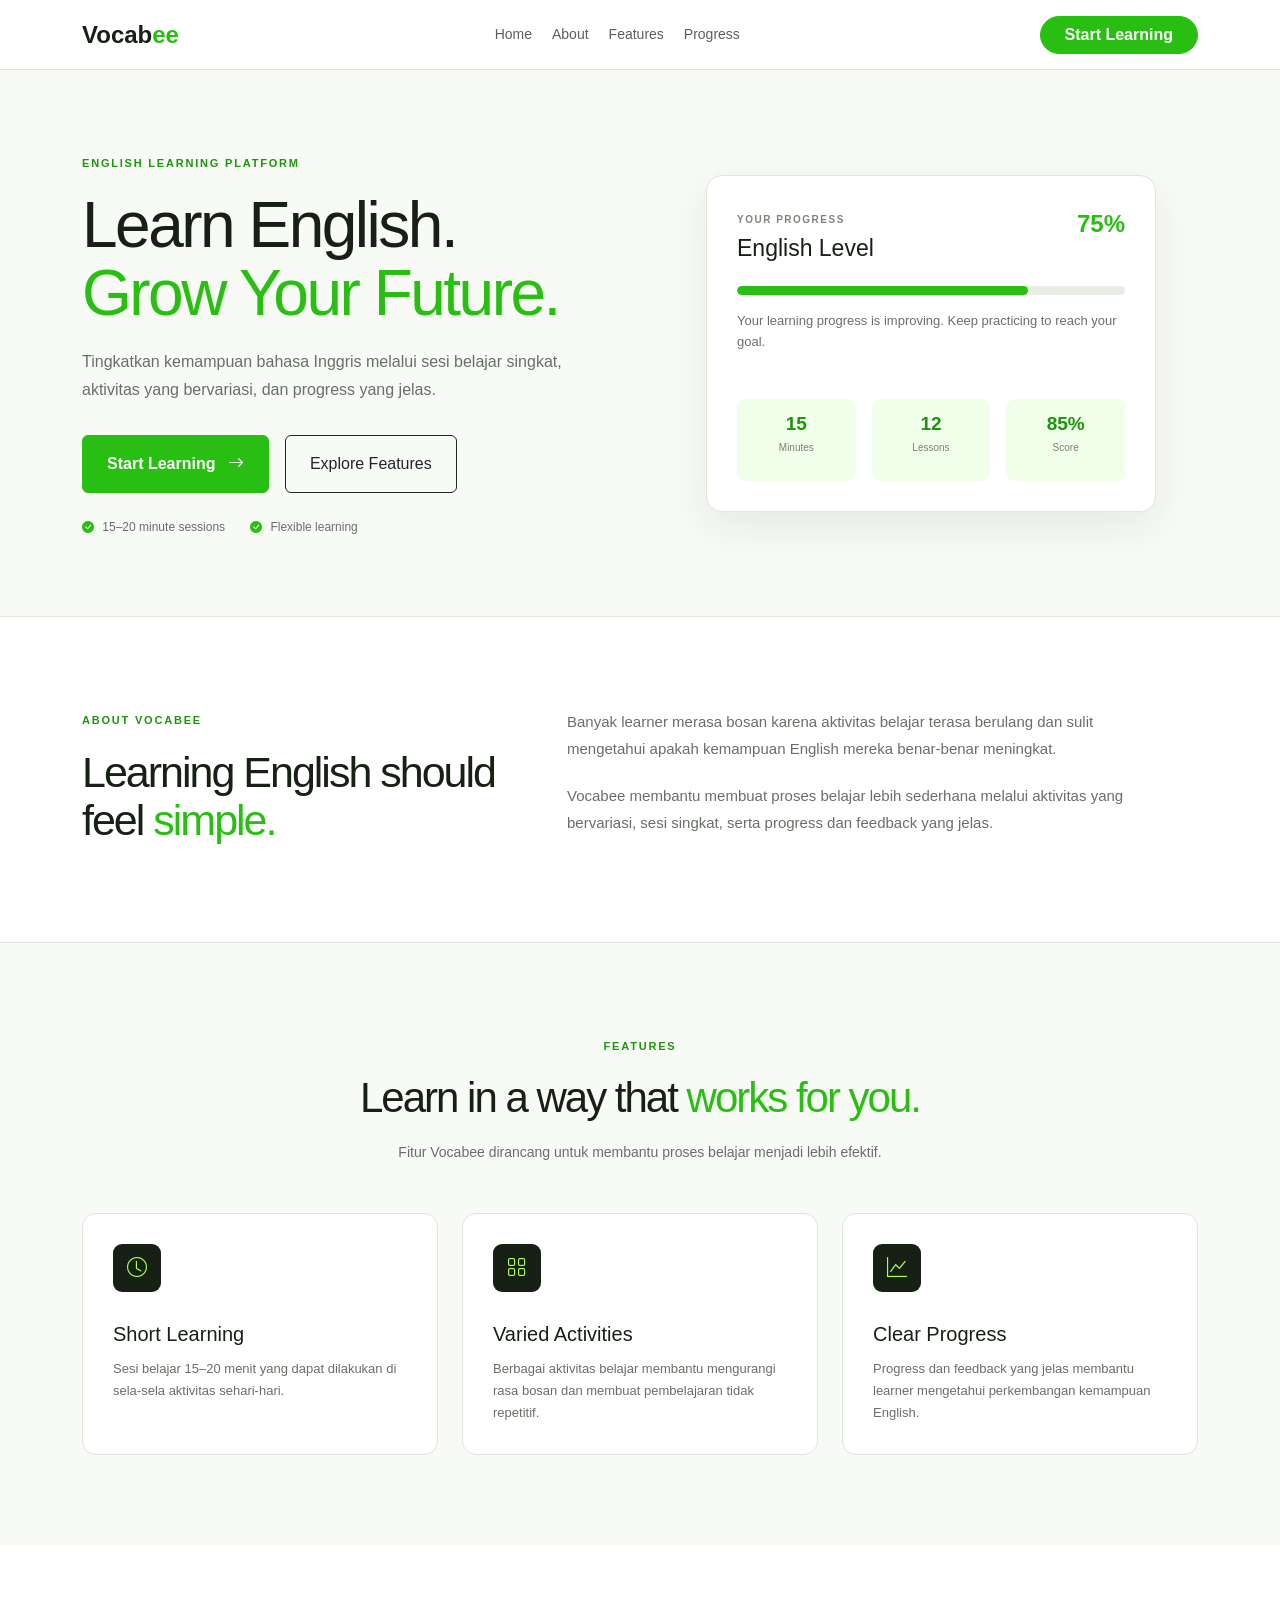
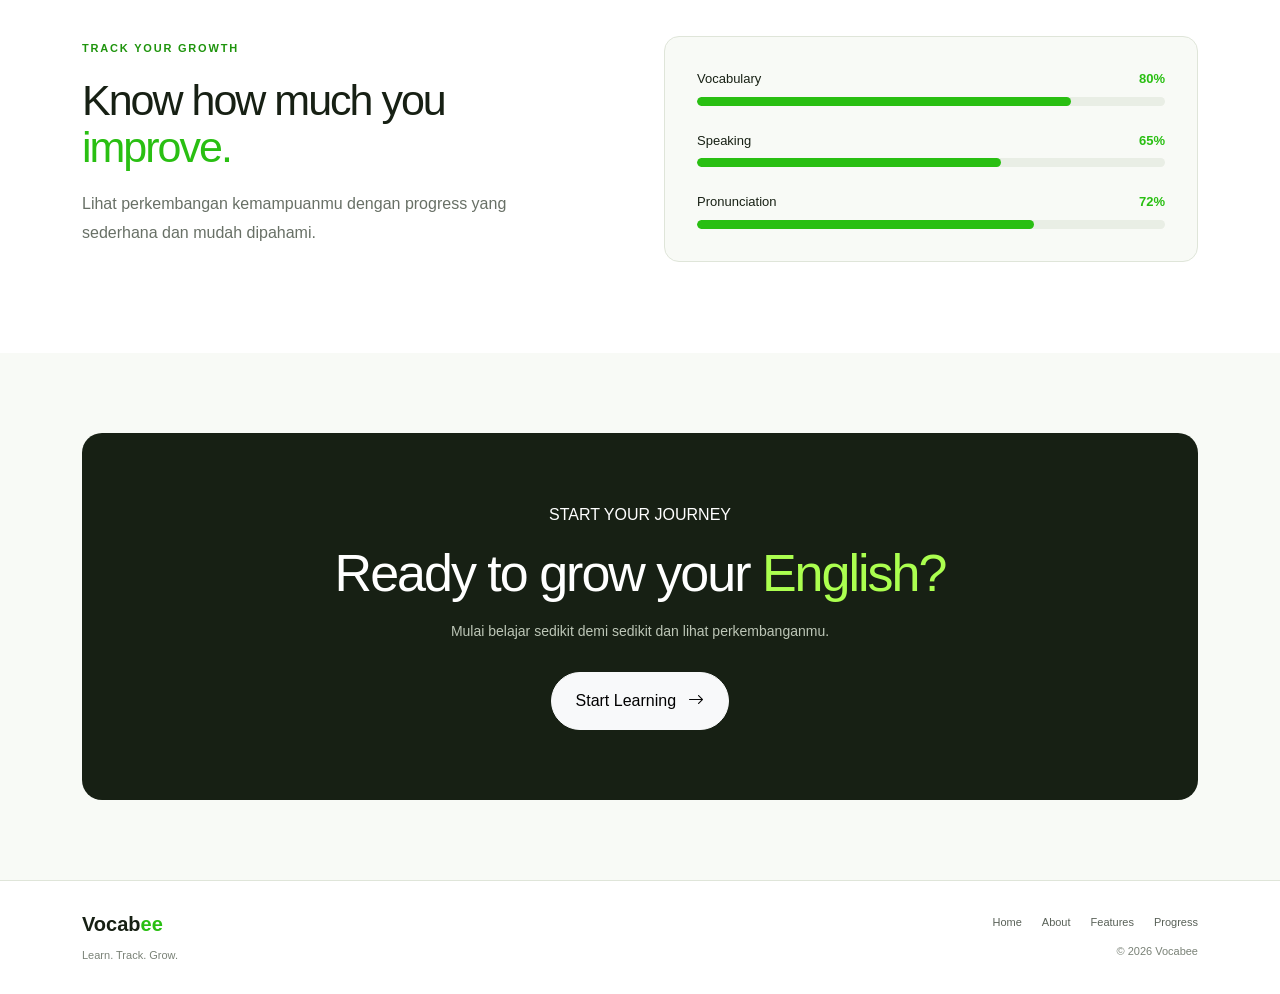
<file: index.html>
<!DOCTYPE html>
<html lang="id">

<head>
    <meta charset="UTF-8">
    <meta name="viewport" content="width=device-width, initial-scale=1.0">
    <title>Vocabee - Learn English</title>
    <link
        href="https://cdn.jsdelivr.net/npm/bootstrap@5.3.3/dist/css/bootstrap.min.css" rel="stylesheet">
    <link href="https://cdn.jsdelivr.net/npm/bootstrap-icons@1.11.3/font/bootstrap-icons.min.css" rel="stylesheet">
    <link rel="stylesheet" href="style.css">
</head>

<body>
    <nav class="navbar navbar-expand-lg bg-white">
        <div class="container">

            <a class="navbar-brand" href="#home">
                Vocab<span>ee</span>
            </a>

            <button
                class="navbar-toggler"
                type="button"
                data-bs-toggle="collapse"
                data-bs-target="#navbarMenu">

                <span class="navbar-toggler-icon"></span>

            </button>

            <div class="collapse navbar-collapse" id="navbarMenu">

                <ul class="navbar-nav mx-auto">

                    <li class="nav-item">
                        <a class="nav-link" href="#home">
                            Home
                        </a>
                    </li>

                    <li class="nav-item">
                        <a class="nav-link" href="#about">
                            About
                        </a>
                    </li>

                    <li class="nav-item">
                        <a class="nav-link" href="#features">
                            Features
                        </a>
                    </li>

                    <li class="nav-item">
                        <a class="nav-link" href="#progress">
                            Progress
                        </a>
                    </li>

                </ul>

                <a href="#start" class="btn btn-green rounded-pill px-4">
                    Start Learning
                </a>

            </div>

        </div>
    </nav>

    <section class="hero" id="home">

        <div class="container">

            <div class="row align-items-center g-5">

                <div class="col-lg-6">

                    <span class="small-label">
                        ENGLISH LEARNING PLATFORM
                    </span>


                    <h1>
                        Learn English.
                        <span>Grow Your Future.</span>
                    </h1>

                    <p class="hero-text">
                        Tingkatkan kemampuan bahasa Inggris melalui
                        sesi belajar singkat, aktivitas yang bervariasi,
                        dan progress yang jelas.
                    </p>

                    <div class="d-flex flex-wrap gap-3">

                        <a
                            href="#start"
                            class="btn btn-green px-4 py-3">

                            Start Learning

                            <i class="bi bi-arrow-right ms-2"></i>

                        </a>

                        <a
                            href="#features"
                            class="btn btn-outline-dark px-4 py-3">

                            Explore Features

                        </a>

                    </div>

                    <div class="hero-info">

                        <span>
                            <i class="bi bi-check-circle-fill"></i>
                            15–20 minute sessions
                        </span>


                        <span>
                            <i class="bi bi-check-circle-fill"></i>
                            Flexible learning
                        </span>

                    </div>

                </div>

                <div class="col-lg-6">

                    <div class="progress-card">

                        <div class="d-flex justify-content-between align-items-start">

                            <div>

                                <small>
                                    YOUR PROGRESS
                                </small>

                                <h3>
                                    English Level
                                </h3>

                            </div>


                            <strong class="progress-number">
                                75%
                            </strong>

                        </div>

                        <div class="progress mt-4">

                            <div
                                class="progress-bar"
                                style="width: 75%">
                            </div>

                        </div>

                        <p class="progress-text mt-3">
                            Your learning progress is improving.
                            Keep practicing to reach your goal.
                        </p>


                        <div class="row g-3 mt-3">

                            <div class="col-4">

                                <div class="mini-card">

                                    <strong>
                                        15
                                    </strong>

                                    <span>
                                        Minutes
                                    </span>

                                </div>

                            </div>

                            <div class="col-4">

                                <div class="mini-card">

                                    <strong>
                                        12
                                    </strong>

                                    <span>
                                        Lessons
                                    </span>

                                </div>

                            </div>

                            <div class="col-4">

                                <div class="mini-card">

                                    <strong>
                                        85%
                                    </strong>

                                    <span>
                                        Score
                                    </span>

                                </div>

                            </div>

                        </div>

                    </div>

                </div>

            </div>

        </div>

    </section>

    <section class="about" id="about">

        <div class="container">

            <div class="row align-items-center g-5">

                <div class="col-lg-5">

                    <span class="small-label">
                        ABOUT VOCABEE
                    </span>

                    <h2>
                        Learning English
                        should feel <span>simple.</span>
                    </h2>

                </div>

                <div class="col-lg-7">

                    <p>
                        Banyak learner merasa bosan karena aktivitas belajar terasa berulang dan sulit mengetahui
                        apakah kemampuan English mereka benar-benar meningkat.
                    </p>

                    <p>
                        Vocabee membantu membuat proses belajar lebih sederhana melalui aktivitas yang
                        bervariasi, sesi singkat, serta progress dan feedback yang jelas.
                    </p>

                </div>

            </div>

        </div>

    </section>

    <section class="features" id="features">

        <div class="container">

            <div class="section-heading text-center">

                <span class="small-label">
                    FEATURES
                </span>

                <h2>
                    Learn in a way that
                    <span>works for you.</span>
                </h2>

                <p>
                    Fitur Vocabee dirancang untuk membantu proses belajar menjadi lebih efektif.
                </p>

            </div>

            <div class="row g-4 mt-4">

                <div class="col-md-4">

                    <div class="feature-card">

                        <div class="feature-icon">
                            <i class="bi bi-clock"></i>
                        </div>

                        <h3>
                            Short Learning
                        </h3>

                        <p>
                            Sesi belajar 15–20 menit yang dapat dilakukan di sela-sela aktivitas sehari-hari.
                        </p>

                    </div>

                </div>

                <div class="col-md-4">

                    <div class="feature-card">

                        <div class="feature-icon">
                            <i class="bi bi-grid"></i>
                        </div>

                        <h3>
                            Varied Activities
                        </h3>

                        <p>
                            Berbagai aktivitas belajar membantu mengurangi rasa bosan dan membuat pembelajaran tidak repetitif.
                        </p>

                    </div>

                </div>

                <div class="col-md-4">

                    <div class="feature-card">

                        <div class="feature-icon">
                            <i class="bi bi-graph-up"></i>
                        </div>

                        <h3>
                            Clear Progress
                        </h3>

                        <p>
                            Progress dan feedback yang jelas membantu learner mengetahui perkembangan kemampuan English.
                        </p>

                    </div>

                </div>

            </div>

        </div>

    </section>

    <section class="progress-section" id="progress">

        <div class="container">

            <div class="row align-items-center g-5">

                <div class="col-lg-6">

                    <span class="small-label">
                        TRACK YOUR GROWTH
                    </span>

                    <h2>
                        Know how much
                        you <span>improve.</span>
                    </h2>

                    <p>
                        Lihat perkembangan kemampuanmu dengan progress yang sederhana dan mudah dipahami.
                    </p>

                </div>

                <div class="col-lg-6">

                    <div class="skill-card">

                        <div class="skill">

                            <div class="d-flex justify-content-between">

                                <span>
                                    Vocabulary
                                </span>

                                <strong>
                                    80%
                                </strong>

                            </div>

                            <div class="progress">

                                <div
                                    class="progress-bar"
                                    style="width: 80%">
                                </div>

                            </div>

                        </div>

                        <div class="skill">

                            <div class="d-flex justify-content-between">

                                <span>
                                    Speaking
                                </span>

                                <strong>
                                    65%
                                </strong>

                            </div>

                            <div class="progress">

                                <div
                                    class="progress-bar"
                                    style="width: 65%">
                                </div>

                            </div>

                        </div>

                        <div class="skill">

                            <div class="d-flex justify-content-between">

                                <span>
                                    Pronunciation
                                </span>

                                <strong>
                                    72%
                                </strong>

                            </div>

                            <div class="progress">

                                <div
                                    class="progress-bar"
                                    style="width: 72%">
                                </div>

                            </div>

                        </div>

                    </div>

                </div>

            </div>

        </div>

    </section>

    <section class="cta" id="start">

        <div class="container">

            <div class="cta-box text-center">

                <span class="cta-label">
                    START YOUR JOURNEY
                </span>

                <h2>
                    Ready to grow your
                    <span>English?</span>
                </h2>

                <p>
                    Mulai belajar sedikit demi sedikit
                    dan lihat perkembanganmu.
                </p>

                <a
                    href="#home"
                    class="btn btn-light rounded-pill px-4 py-3">

                    Start Learning

                    <i class="bi bi-arrow-right ms-2"></i>

                </a>

            </div>

        </div>

    </section>

    <footer>

        <div class="container">

            <div class="row align-items-center gy-3">

                <div class="col-md-6">

                    <div class="footer-logo">
                        Vocab<span>ee</span>
                    </div>

                    <small>
                        Learn. Track. Grow.
                    </small>

                </div>

                <div class="col-md-6 text-md-end">

                    <div class="footer-links">

                        <a href="#home">
                            Home
                        </a>

                        <a href="#about">
                            About
                        </a>

                        <a href="#features">
                            Features
                        </a>

                        <a href="#progress">
                            Progress
                        </a>

                    </div>

                    <small>
                        © 2026 Vocabee
                    </small>

                </div>

            </div>

        </div>

    </footer>
    
    <script
        src="https://cdn.jsdelivr.net/npm/bootstrap@5.3.3/dist/js/bootstrap.bundle.min.js">
    </script>

</body>

</html>
</file>
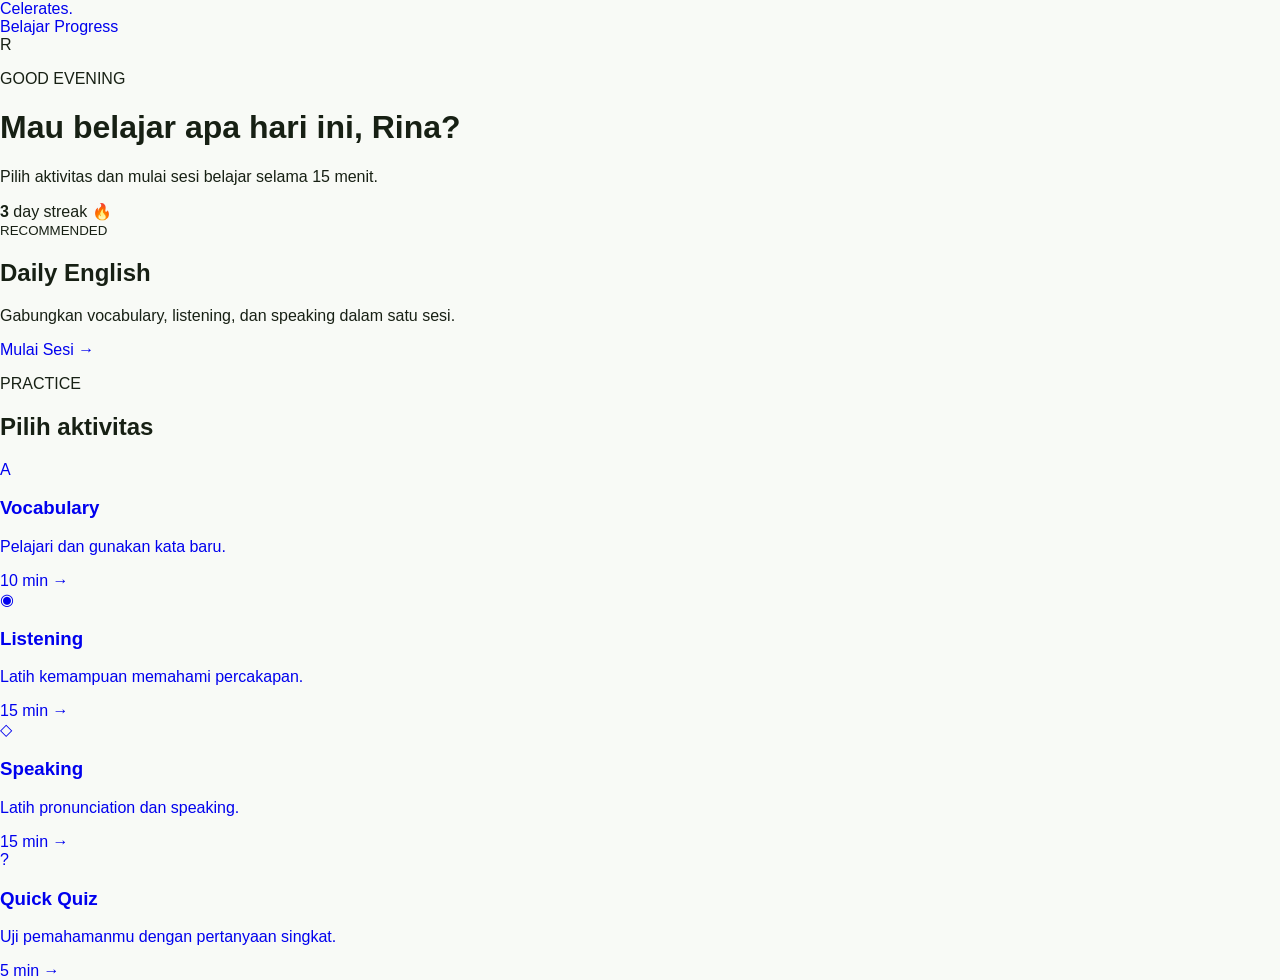
<file: Belajar.html>
<!DOCTYPE html>
<html lang="id">

<head>
    <meta charset="UTF-8">
    <meta name="viewport" content="width=device-width, initial-scale=1.0">

    <title>Celerates — Belajar</title>

    <link rel="stylesheet" href="style.css">
</head>

<body class="app-body">

    <!-- APP NAVBAR -->

    <nav class="app-navbar">

        <a href="index.html" class="logo">
            Celerates<span>.</span>
        </a>

        <div class="app-nav">

            <a href="belajar.html" class="active">
                Belajar
            </a>

            <a href="progress.html">
                Progress
            </a>

        </div>

        <div class="profile">
            R
        </div>

    </nav>


    <!-- LEARNING PAGE -->

    <main class="app-container">

        <div class="welcome">

            <div>

                <p class="section-label">
                    GOOD EVENING
                </p>

                <h1>
                    Mau belajar apa hari ini, Rina?
                </h1>

                <p>
                    Pilih aktivitas dan mulai sesi belajar
                    selama 15 menit.
                </p>

            </div>

            <div class="streak">

                <strong>
                    3
                </strong>

                <span>
                    day streak 🔥
                </span>

            </div>

        </div>


        <!-- SESSION -->

        <div class="session-box">

            <div>

                <small>
                    RECOMMENDED
                </small>

                <h2>
                    Daily English
                </h2>

                <p>
                    Gabungkan vocabulary, listening,
                    dan speaking dalam satu sesi.
                </p>

            </div>

            <a href="session.html" class="primary-button">
                Mulai Sesi
                <span>→</span>
            </a>

        </div>


        <!-- ACTIVITIES -->

        <div class="page-title">

            <p class="section-label">
                PRACTICE
            </p>

            <h2>
                Pilih aktivitas
            </h2>

        </div>


        <div class="activity-grid">

            <a href="session.html" class="activity-card">

                <div class="activity-icon">
                    A
                </div>

                <div>
                    <h3>
                        Vocabulary
                    </h3>

                    <p>
                        Pelajari dan gunakan kata baru.
                    </p>

                    <span>
                        10 min →
                    </span>
                </div>

            </a>


            <a href="session.html" class="activity-card">

                <div class="activity-icon">
                    ◉
                </div>

                <div>
                    <h3>
                        Listening
                    </h3>

                    <p>
                        Latih kemampuan memahami percakapan.
                    </p>

                    <span>
                        15 min →
                    </span>
                </div>

            </a>


            <a href="session.html" class="activity-card">

                <div class="activity-icon">
                    ◇
                </div>

                <div>
                    <h3>
                        Speaking
                    </h3>

                    <p>
                        Latih pronunciation dan speaking.
                    </p>

                    <span>
                        15 min →
                    </span>
                </div>

            </a>


            <a href="session.html" class="activity-card">

                <div class="activity-icon">
                    ?
                </div>

                <div>
                    <h3>
                        Quick Quiz
                    </h3>

                    <p>
                        Uji pemahamanmu dengan pertanyaan singkat.
                    </p>

                    <span>
                        5 min →
                    </span>
                </div>

            </a>

        </div>

    </main>

</body>

</html>
</file>
<file: style.css>
:root {
    --green: #29bf12;
    --green-dark: #1f940d;
    --green-light: #efffe9;
    --lime: #abff4f;
    --teal: #08bdbd;
    --red: #f21b3f;
    --orange: #ff9914;
    --dark: #172014;
    --light: #f8faf6;
    --white: #ffffff;
    --text: #687066;
    --border: #dfe5d9;
    --gray-light: #e9eee5;
}

html {
    scroll-behavior: smooth;
}

body {
    margin: 0;
    padding: 0;
    background: var(--light);
    color: var(--dark);
    font-family: Arial, sans-serif;
    overflow-x: hidden;
}

a {
    text-decoration: none;
}

section {
    scroll-margin-top: 70px;
}

.navbar {
    min-height: 70px;
    background: var(--white) !important;
    border-bottom: 1px solid var(--border);
}

.navbar-brand {
    color: var(--dark);
    font-size: 24px;
    font-weight: 700;
}

.navbar-brand:hover {
    color: var(--dark);
}

.navbar-brand span {
    color: var(--green);
}

.navbar-toggler {
    padding: 7px 9px;
    border: 1px solid var(--border);
}

.navbar-toggler:focus {
    box-shadow: none;
}

.nav-link {
    margin: 0 6px;
    padding: 8px 4px !important;
    color: #596158;
    font-size: 14px;
    transition: 0.2s ease;
}

.nav-link:hover {
    color: var(--green);
}

.btn-green {
    background: var(--green);
    border: 1px solid var(--green);
    color: var(--white);
    font-weight: 700;
}

.btn-green:hover {
    background: var(--green-dark);
    border-color: var(--green-dark);
    color: var(--white);
}

.hero {
    padding: 80px 0;
    background: var(--light);
}

.small-label {
    color: var(--green-dark);
    font-size: 11px;
    font-weight: 700;
    letter-spacing: 1.8px;
}

.hero h1 {
    max-width: 650px;
    margin: 18px 0 20px;
    font-size: clamp(42px, 5.5vw, 64px);
    line-height: 1.06;
    letter-spacing: -2.5px;
}

.hero h1 span {
    display: block;
    color: var(--green);
}

.hero p {
    max-width: 520px;
    margin-bottom: 30px;
    color: var(--text);
    font-size: 16px;
    line-height: 1.8;
}

.hero-info {
    display: flex;
    flex-wrap: wrap;
    gap: 25px;
    margin-top: 25px;
    color: var(--text);
    font-size: 12px;
}

.hero-info i {
    margin-right: 5px;
    color: var(--green);
}

.progress-card {
    width: 100%;
    max-width: 450px;
    margin: 0 auto;
    padding: 30px;
    background: var(--white);
    border: 1px solid var(--border);
    border-radius: 16px;
    box-shadow: 0 15px 40px rgba(23, 32, 20, 0.08);
}

.progress-card small {
    color: #7d8578;
    font-size: 10px;
    font-weight: 700;
    letter-spacing: 1.5px;
}

.progress-card h3 {
    margin: 5px 0 0;
    font-size: 23px;
}

.progress-card>div>strong {
    color: var(--green);
    font-size: 24px;
}

.progress-card .progress {
    height: 9px;
    margin-top: 18px;
    background: var(--gray-light);
    border-radius: 20px;
    overflow: hidden;
}

.progress-card .progress-bar {
    background: var(--green);
    border-radius: 20px;
}

.progress-card p {
    color: var(--text);
    font-size: 13px;
    line-height: 1.6;
}

.mini-card {
    min-height: 82px;
    padding: 14px 5px;
    background: var(--green-light);
    border-radius: 9px;
    text-align: center;
}

.mini-card strong {
    display: block;
    color: var(--green-dark);
    font-size: 19px;
    line-height: 1.2;
}

.mini-card span {
    display: block;
    margin-top: 4px;
    color: #7a8277;
    font-size: 10px;
}

.about {
    padding: 90px 0;
    background: var(--white);
    border-top: 1px solid var(--border);
    border-bottom: 1px solid var(--border);
}

.about h2 {
    max-width: 500px;
    margin-top: 18px;
    font-size: 43px;
    line-height: 1.1;
    letter-spacing: -2px;
}

.about h2 span {
    color: var(--green);
}

.about p {
    max-width: 600px;
    color: var(--text);
    font-size: 15px;
    line-height: 1.8;
}

.about p+p {
    margin-top: 20px;
}

.features {
    padding: 90px 0;
    background: var(--light);
}

.section-heading {
    max-width: 700px;
    margin: auto;
}

.section-heading h2 {
    margin-top: 18px;
    font-size: 42px;
    line-height: 1.1;
    letter-spacing: -2px;
}

.section-heading h2 span {
    color: var(--green);
}

.section-heading p {
    max-width: 550px;
    margin: 20px auto 0;
    color: var(--text);
    font-size: 14px;
    line-height: 1.7;
}

.feature-card {
    height: 100%;
    min-height: 230px;
    padding: 30px;
    background: var(--white);
    border: 1px solid var(--border);
    border-radius: 14px;
    transition:
        transform 0.2s ease,
        border-color 0.2s ease,
        box-shadow 0.2s ease;
}

.feature-card:hover {
    transform: translateY(-4px);
    border-color: #a8d99d;
    box-shadow: 0 15px 30px rgba(23, 32, 20, 0.07);
}

.feature-icon {
    width: 48px;
    height: 48px;
    margin-bottom: 30px;
    display: flex;
    align-items: center;
    justify-content: center;

    background: var(--dark);
    color: var(--lime);

    border-radius: 9px;
    font-size: 20px;
}

.feature-card h3 {
    margin-bottom: 12px;
    font-size: 20px;
}

.feature-card p {
    margin: 0;
    color: var(--text);
    font-size: 13px;
    line-height: 1.7;
}

.progress-section {
    padding: 90px 0;
    background: var(--white);
}

.progress-section h2 {
    max-width: 500px;
    margin: 18px 0;
    font-size: 43px;
    line-height: 1.1;
    letter-spacing: -2px;
}

.progress-section h2 span {
    color: var(--green);
}

.progress-section>.container>.row>.col-lg-6>p {
    max-width: 500px;
    color: var(--text);
    line-height: 1.8;
}

.skill-card {
    width: 100%;
    padding: 32px;
    background: var(--light);
    border: 1px solid var(--border);
    border-radius: 15px;
}

.skill {
    margin-bottom: 25px;
}

.skill:last-child {
    margin-bottom: 0;
}

.skill>div:first-child {
    margin-bottom: 8px;
    color: var(--dark);
    font-size: 13px;
}

.skill strong {
    color: var(--green);
}

.skill .progress {
    height: 9px;
    background: var(--gray-light);
    border-radius: 20px;
    overflow: hidden;
}

.skill .progress-bar {
    background: var(--green);
    border-radius: 20px;
}

.cta {
    padding: 80px 0;
    background: var(--light);
}

.cta-box {
    padding: 70px 25px;
    background: var(--dark);
    border-radius: 20px;
    color: var(--white);
}

.cta-box h2 {
    max-width: 700px;
    margin: 18px auto;
    font-size: clamp(38px, 5vw, 52px);
    line-height: 1.1;
    letter-spacing: -2px;
}

.cta-box h2 span {
    color: var(--lime);
}

.cta-box p {
    max-width: 500px;
    margin: 0 auto 28px;
    color: #bdc6b7;
    font-size: 14px;
    line-height: 1.7;
}

.cta-box .small-label {
    color: var(--lime);
}

footer {
    padding: 28px 0;
    background: var(--white);
    border-top: 1px solid var(--border);
}

.footer-logo {
    margin-bottom: 3px;
    color: var(--dark);
    font-size: 20px;
    font-weight: 700;
}

.footer-logo span {
    color: var(--green);
}

footer small {
    color: #7a8277;
    font-size: 11px;
}

.footer-links {
    display: flex;
    justify-content: flex-end;
    flex-wrap: wrap;
    gap: 20px;
    margin-bottom: 8px;
}

.footer-links a {
    color: #596158;
    font-size: 11px;
}

.footer-links a:hover {
    color: var(--green);
}

@media (max-width: 991.98px) {

    .navbar {
        padding: 10px 0;
    }

    .navbar-collapse {
        padding: 15px 0 5px;
    }

    .navbar-nav {
        margin: 10px 0 !important;
    }

    .nav-link {
        margin: 0;
        padding: 9px 0 !important;
    }

    .hero {
        padding: 70px 0;
    }

    .hero h1 {
        font-size: 50px;
    }

    .progress-card {
        max-width: 600px;
        margin: 10px auto 0;
    }

    .about,
    .features,
    .progress-section {
        padding: 75px 0;
    }

    .about h2,
    .progress-section h2 {
        font-size: 38px;
    }

    .section-heading h2 {
        font-size: 38px;
    }

    .feature-card {
        min-height: 220px;
    }

    .cta {
        padding: 70px 0;
    }
}

@media (max-width: 767.98px) {

    .container {
        width: 92%;
    }

    .hero {
        padding: 60px 0;
    }

    .hero h1 {
        font-size: 42px;
        letter-spacing: -2px;
    }

    .hero p {
        font-size: 15px;
    }

    .hero-info {
        flex-direction: column;
        gap: 9px;
        margin-top: 22px;
    }

    .progress-card {
        max-width: 100%;
        margin-top: 10px;
        padding: 25px;
    }

    .progress-card h3 {
        font-size: 21px;
    }

    .progress-card>div>strong {
        font-size: 23px;
    }

    .mini-card {
        min-height: 78px;
    }

    .about,
    .features,
    .progress-section {
        padding: 65px 0;
    }

    .about h2,
    .progress-section h2 {
        font-size: 35px;
    }

    .section-heading h2 {
        font-size: 35px;
    }

    .feature-card {
        min-height: auto;
        padding: 25px;
    }

    .feature-icon {
        margin-bottom: 22px;
    }

    .skill-card {
        padding: 25px;
    }

    .cta {
        padding: 60px 0;
    }

    .cta-box {
        padding: 55px 20px;
        border-radius: 16px;
    }

    .cta-box h2 {
        font-size: 34px;
    }

    .footer-links {
        justify-content: flex-start;
        gap: 15px;
    }
}

@media (max-width: 575.98px) {

    .navbar-brand {
        font-size: 22px;
    }

    .hero {
        padding: 50px 0;
    }

    .hero h1 {
        font-size: 37px;
        letter-spacing: -1.5px;
    }

    .hero p {
        font-size: 14px;
        line-height: 1.7;
    }

    .hero .d-flex {
        width: 100%;
        flex-direction: column;
    }

    .hero .d-flex .btn {
        width: 100%;
        text-align: center;
    }

    .progress-card {
        padding: 21px;
        border-radius: 12px;
    }

    .progress-card h3 {
        font-size: 19px;
    }

    .mini-card {
        min-height: 72px;
        padding: 12px 3px;
    }

    .mini-card strong {
        font-size: 17px;
    }

    .mini-card span {
        font-size: 9px;
    }

    .about,
    .features,
    .progress-section {
        padding: 55px 0;
    }

    .about h2,
    .progress-section h2 {
        font-size: 31px;
        letter-spacing: -1px;
    }

    .section-heading h2 {
        font-size: 31px;
        letter-spacing: -1px;
    }

    .section-heading p {
        font-size: 13px;
    }

    .feature-card {
        padding: 22px;
        border-radius: 11px;
    }

    .feature-card h3 {
        font-size: 18px;
    }

    .skill-card {
        padding: 21px;
        border-radius: 11px;
    }

    .cta {
        padding: 50px 0;
    }

    .cta-box {
        padding: 45px 18px;
        border-radius: 14px;
    }

    .cta-box h2 {
        font-size: 30px;
        letter-spacing: -1px;
    }

    .cta-box p {
        font-size: 13px;
    }

    .cta-box .btn {
        width: 100%;
    }

    footer {
        padding: 25px 0;
    }

    .footer-links {
        gap: 12px;
    }
}

@media (max-width: 380px) {

    .hero h1 {
        font-size: 33px;
    }

    .hero-info span {
        font-size: 11px;
    }

    .progress-card {
        padding: 18px;
    }

    .mini-card {
        min-height: 68px;
    }

    .mini-card strong {
        font-size: 16px;
    }

    .mini-card span {
        font-size: 8px;
    }

    .about h2,
    .progress-section h2,
    .section-heading h2 {
        font-size: 28px;
    }

    .cta-box h2 {
        font-size: 27px;
    }
}
</file>
